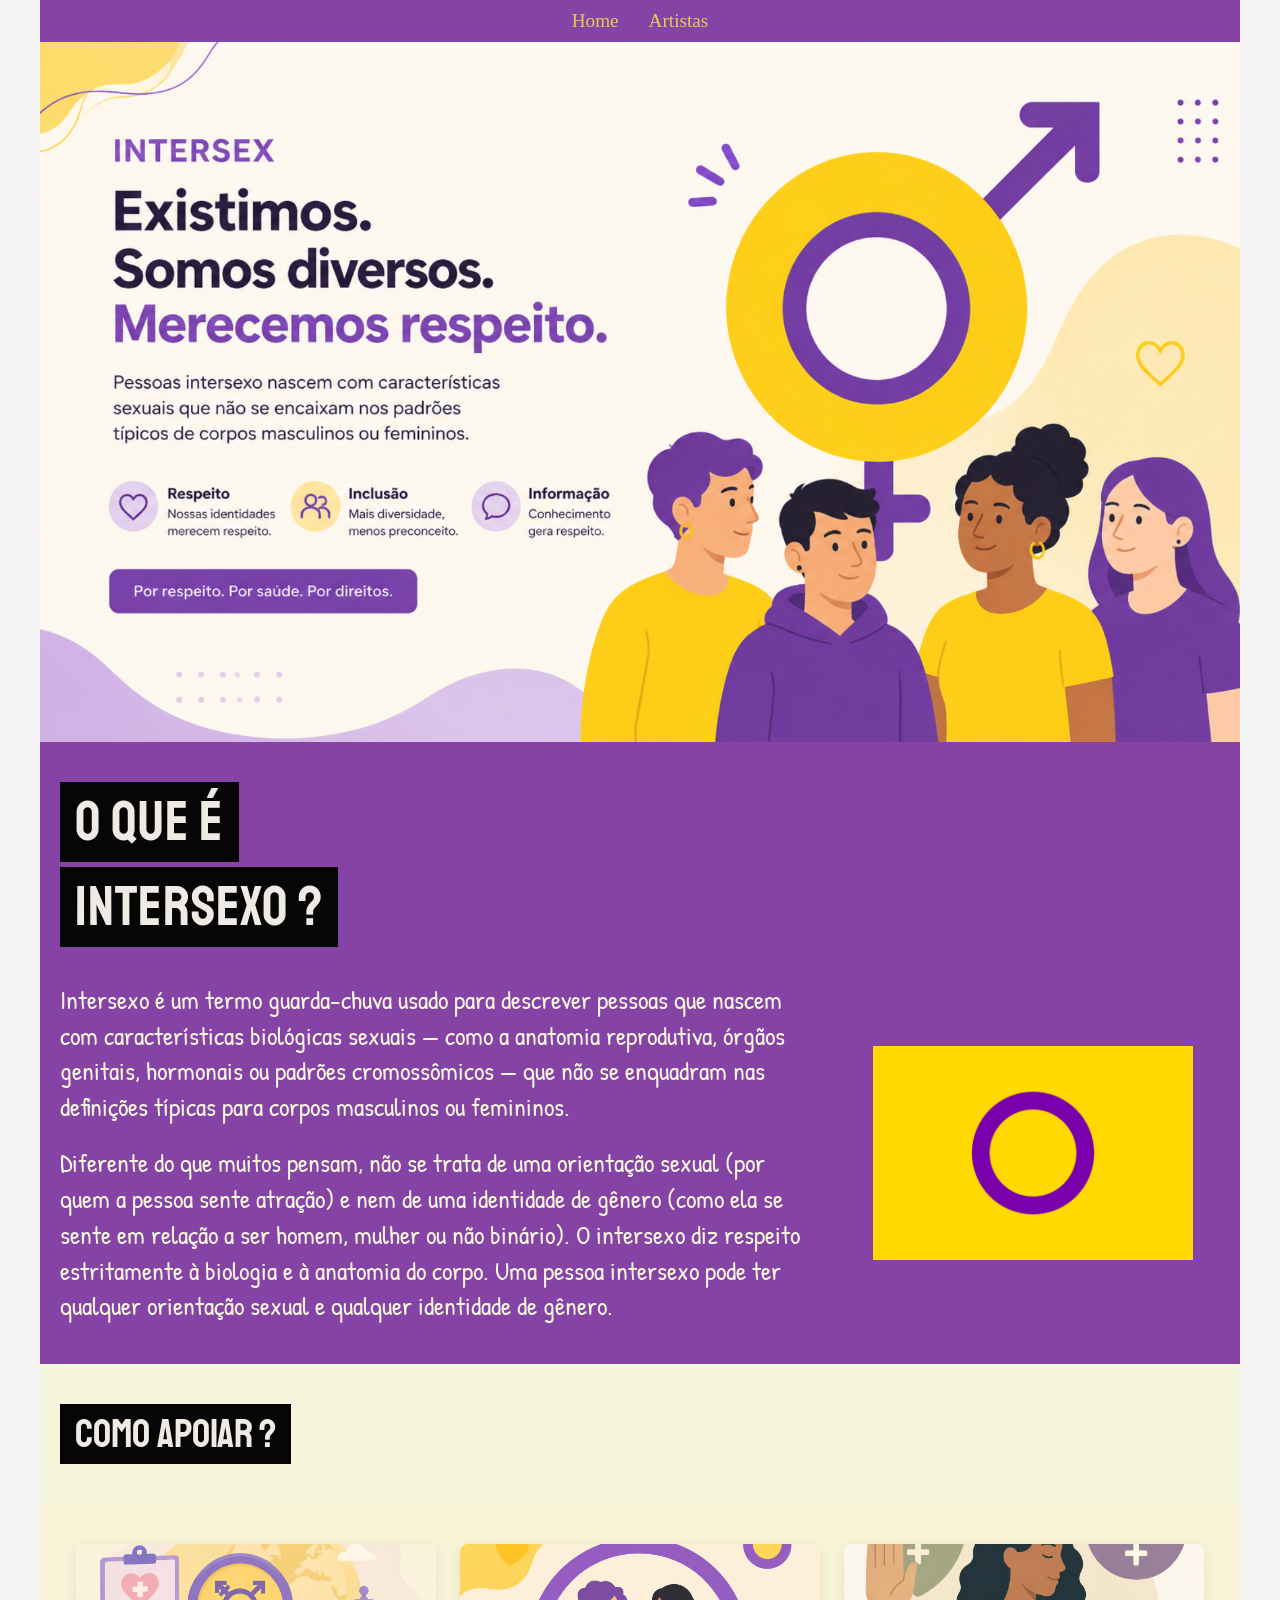
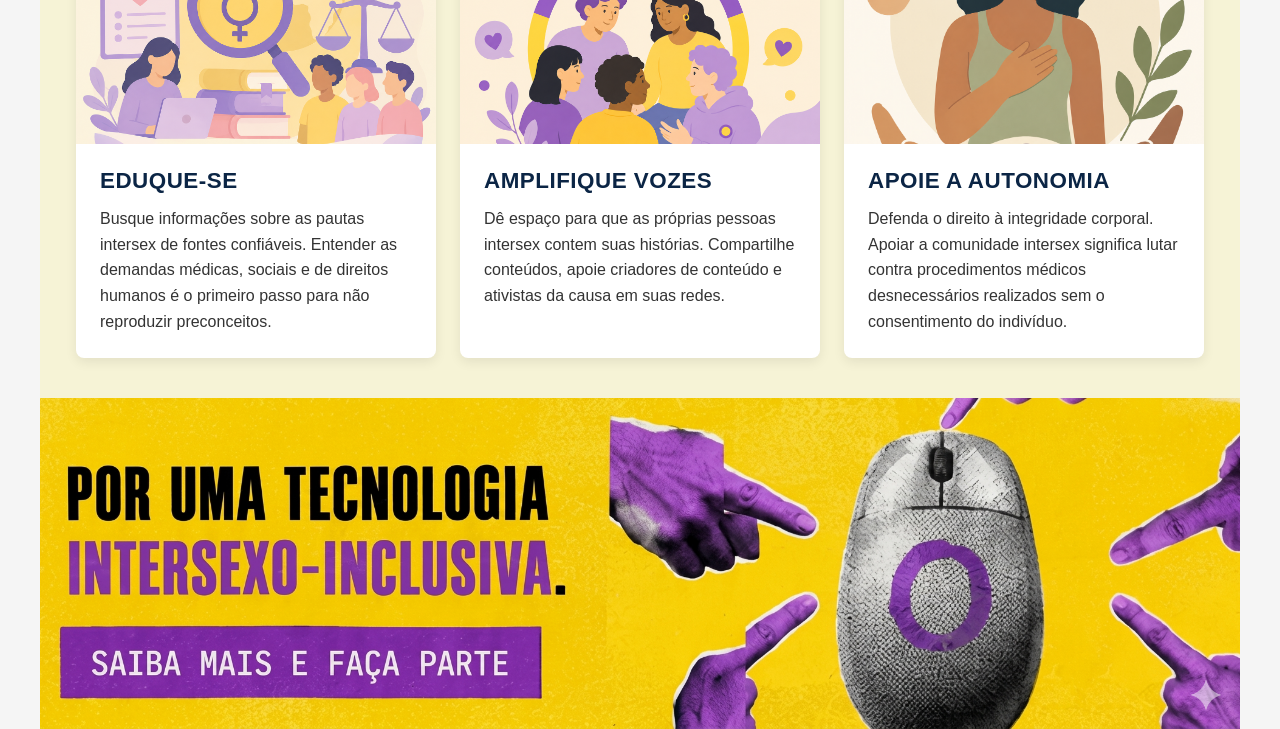
<file: index.html>
<!DOCTYPE html>
<html lang="pt-BR">
<head>
    <meta charset="UTF-8">
    <meta name="viewport" content="width=device-width, initial-scale=1.0">
    <title>Junho - Mês da Diversidade (Intersexo)</title>
    <link rel="stylesheet" href="style.css">
    
    <link rel="preconnect" href="https://fonts.googleapis.com">
    <link rel="preconnect" href="https://fonts.gstatic.com" crossorigin>
    <link href="https://fonts.googleapis.com/css2?family=Staatliches&family=Patrick+Hand&display=swap" rel="stylesheet">
</head>
<body>
    <!--Inicio nav -->
   <nav>
    <ul>
        <li><a href="index.html">Home</a></li>
        <li><a href="Artistas/pag1.html">Artistas</a></li>
    </ul>
</nav>
        <!--Fim nav-->
    <header class="banner">
        <img src="bannercerto.png" class="banner-img" alt="Banner Mês da Diversidade">
    </header>

    <main class="conteudo-principal">
        <h1>
            <span class="pergunta-destaque">O QUE É</span><br>
            <span class="pergunta-destaque">INTERSEXO ?</span>
        </h1>

        <div class="explicacao">
            <div class="textos-bloco">
                <p>Intersexo é um termo guarda-chuva usado para descrever pessoas que nascem com características biológicas sexuais 
                — como a anatomia reprodutiva, órgãos genitais, hormonais ou padrões cromossômicos — que não se enquadram nas definições 
                típicas para corpos masculinos ou femininos.</p>
                
                <p>Diferente do que muitos pensam, não se trata de uma orientação sexual (por quem a pessoa sente atração) e nem de uma identidade de gênero (como ela se sente em relação a ser homem, mulher ou não binário). O intersexo diz respeito estritamente à biologia e à anatomia do corpo. Uma pessoa intersexo pode ter qualquer orientação sexual e qualquer identidade de gênero.</p>
            </div>
            
            <div class="imagem-bloco">
                <img src="bandeira.png" class="imagem-ilustrativa" alt="Ilustração Intersexo">
            </div>
        </div>
    </main>

    <section class="secao-apoio">
        <span class="apoio">COMO APOIAR ?</span>

    </section>
<!--inicio cards-->
<section class="secao-apoio-cards">
  <div class="container-cards">
    
    <!-- Card 1 -->
    <div class="card-apoio">
      <div class="imagem-placeholder">
        <!-- Substitua o 'src' abaixo pelo caminho da sua foto -->
        <img src="card1.png" alt="Ilustração ou foto representando Educação e Aprendizado">
      </div>
      <div class="conteudo-card">
        <h3>EDUQUE-SE</h3>
        <p>Busque informações sobre as pautas intersex de fontes confiáveis. Entender as demandas médicas, sociais e de direitos humanos é o primeiro passo para não reproduzir preconceitos.</p>
      </div>
    </div>

    <!-- Card 2 -->
    <div class="card-apoio">
      <div class="imagem-placeholder">
        <!-- Substitua o 'src' abaixo pelo caminho da sua foto -->
        <img src="card2.png" alt="Ilustração ou foto representando Amplificação de Vozes">
      </div>
      <div class="conteudo-card">
        <h3>AMPLIFIQUE VOZES</h3>
        <p>Dê espaço para que as próprias pessoas intersex contem suas histórias. Compartilhe conteúdos, apoie criadores de conteúdo e ativistas da causa em suas redes.</p>
      </div>
    </div>

    <!-- Card 3 -->
    <div class="card-apoio">
      <div class="imagem-placeholder">
        <!-- Substitua o 'src' abaixo pelo caminho da sua foto -->
        <img src="card3.png" alt="Ilustração ou foto representando Autonomia Corporal">
      </div>
      <div class="conteudo-card">
        <h3>APOIE A AUTONOMIA</h3>
        <p>Defenda o direito à integridade corporal. Apoiar a comunidade intersex significa lutar contra procedimentos médicos desnecessários realizados sem o consentimento do indivíduo.</p>
      </div>
    </div>

  </div>
</section>
<!--fim cards-->
    
  
    <footer class="rodape">
        <a href="https://about.unimelb.edu.au/diversity-inclusion/pride-in-action-ally-network/intersex" target="_blank">
            <img src="rodape2.png" class="rodape-img" alt="Rodapé Mês da Diversidade">
        </a>
        
    </footer>
</body>
</html>
</file>
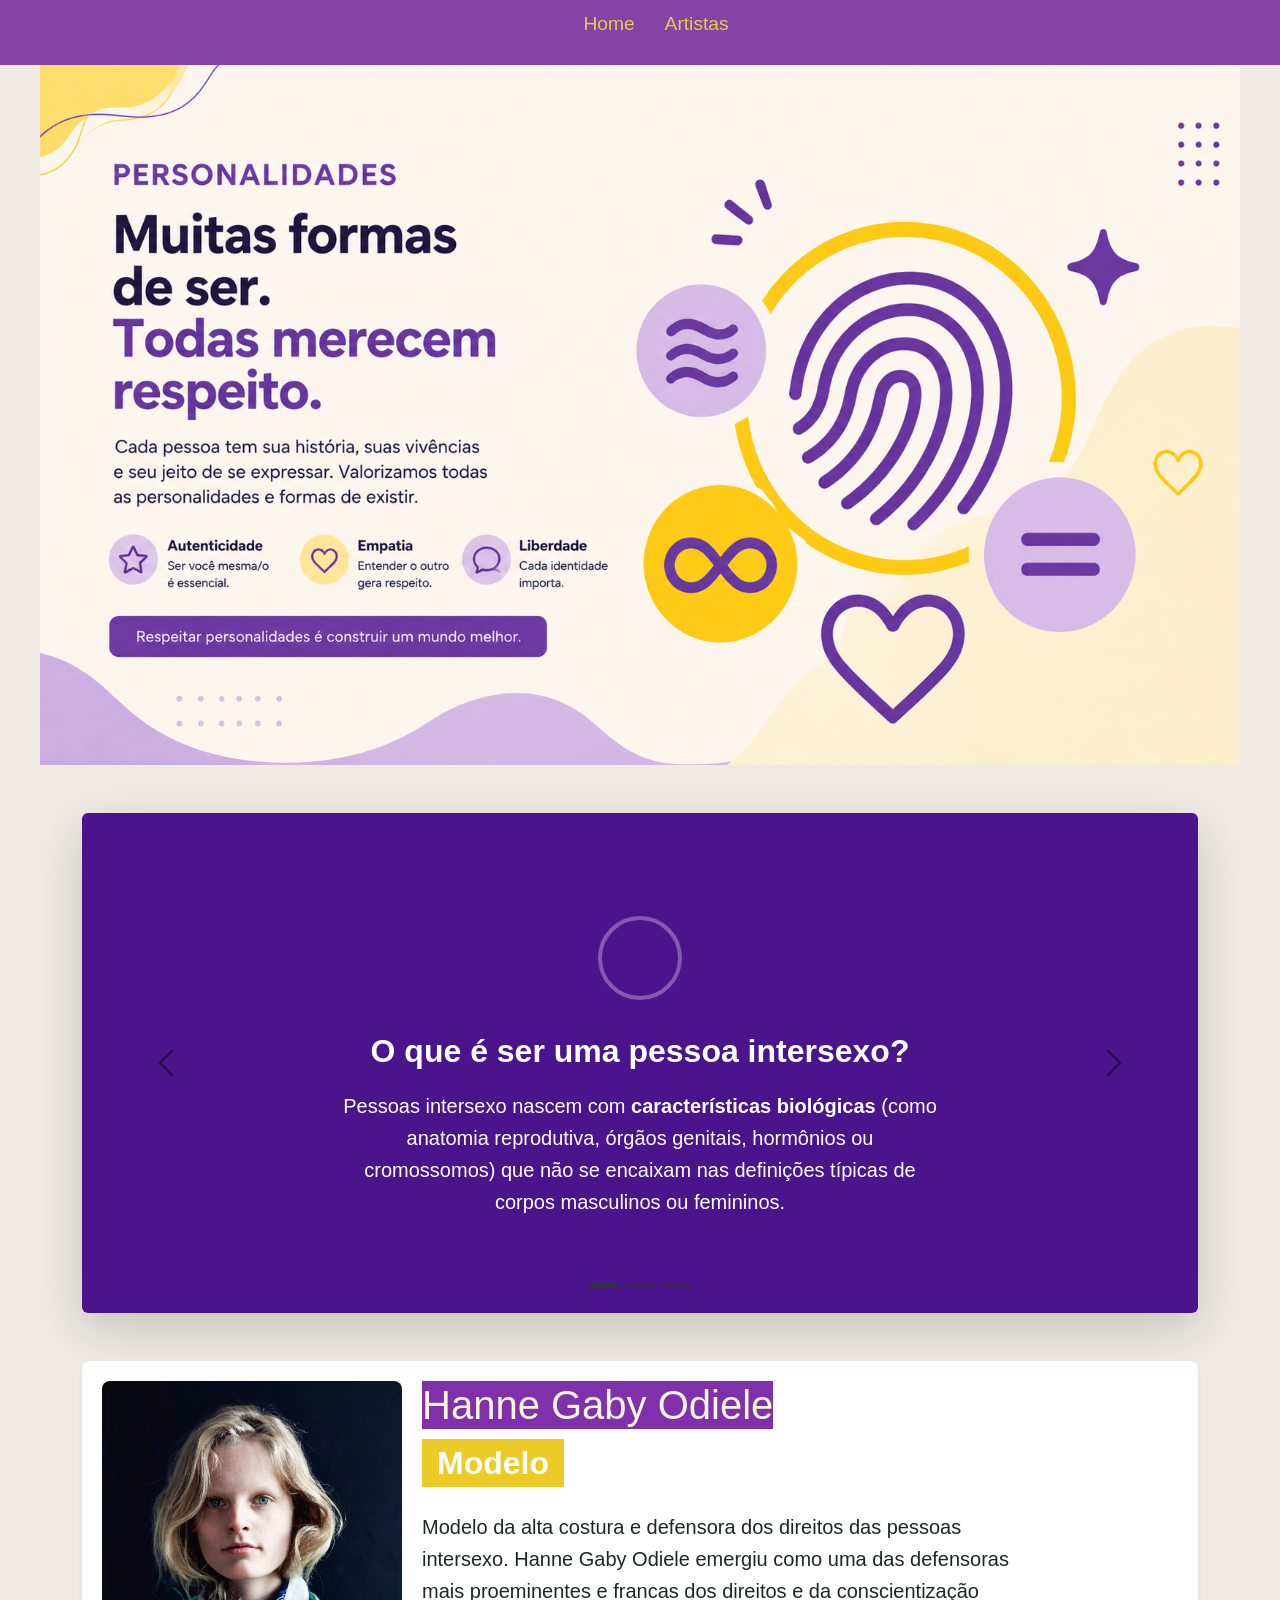
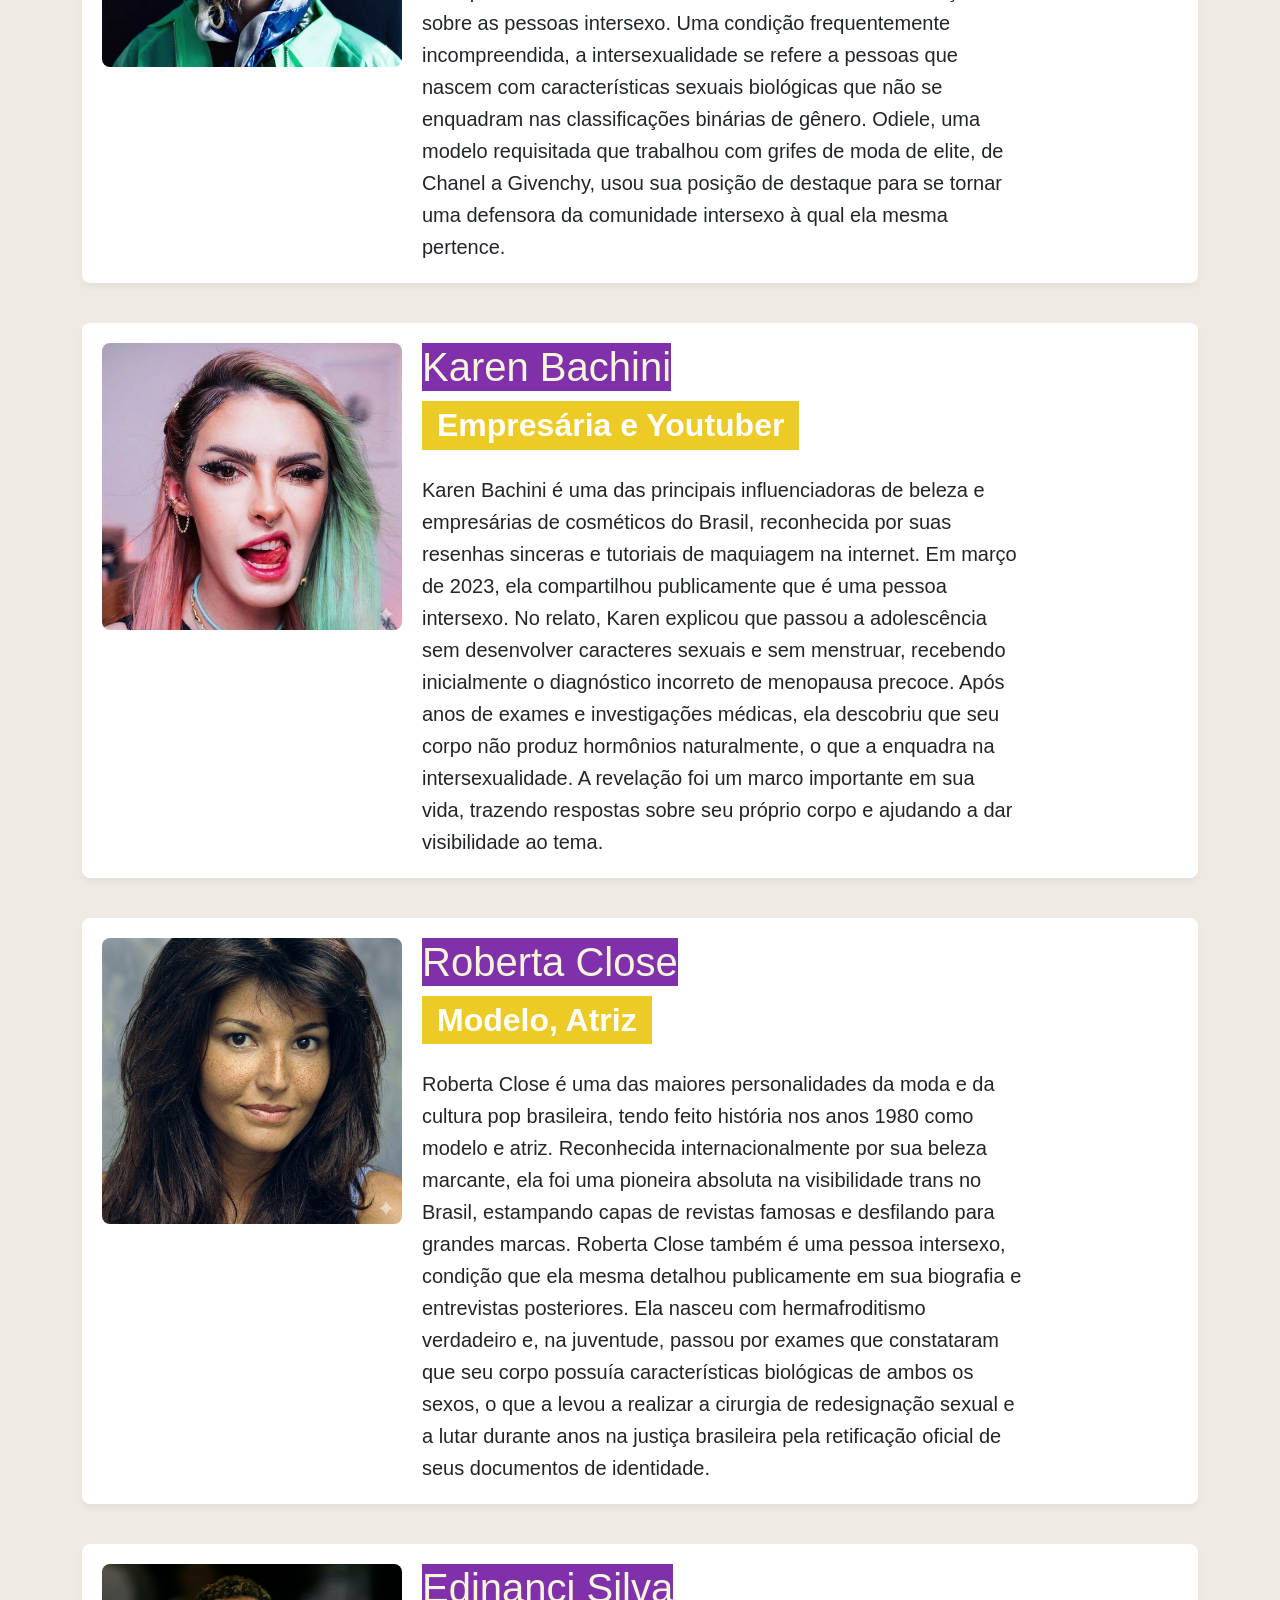
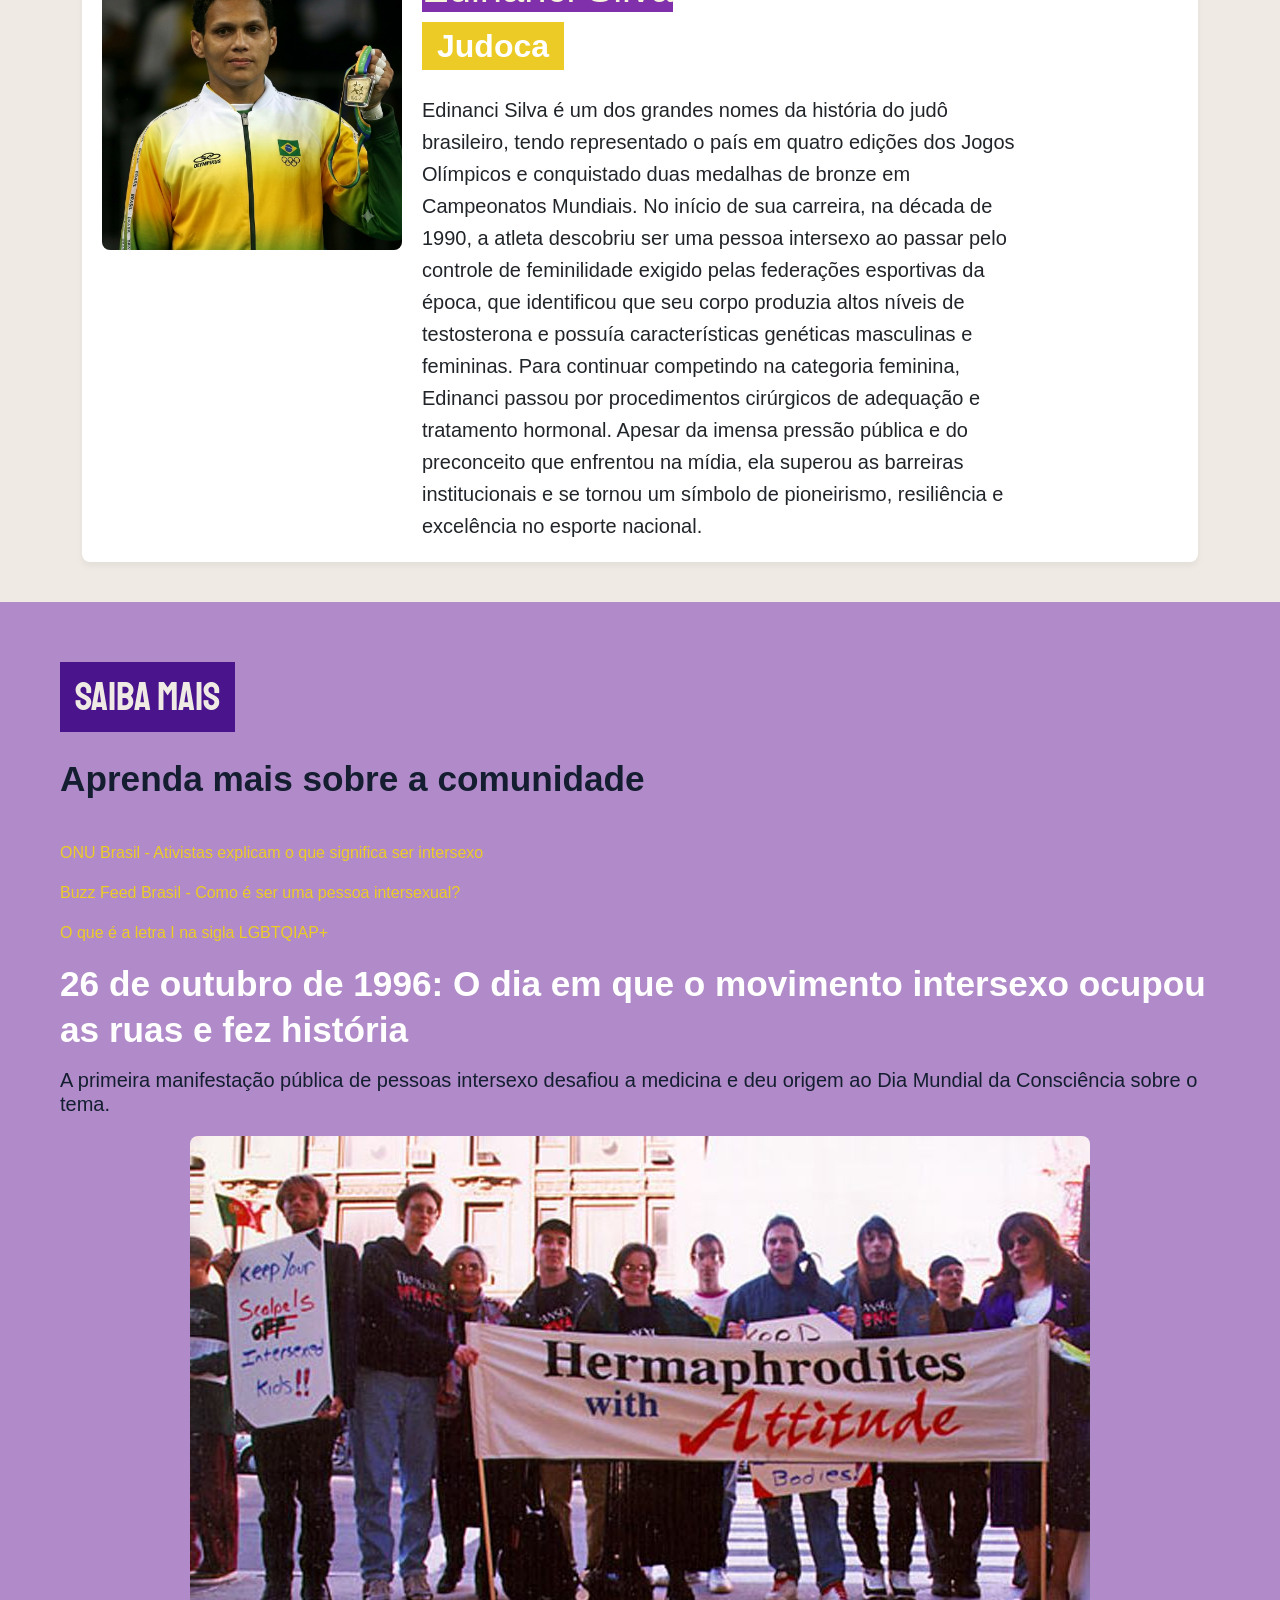
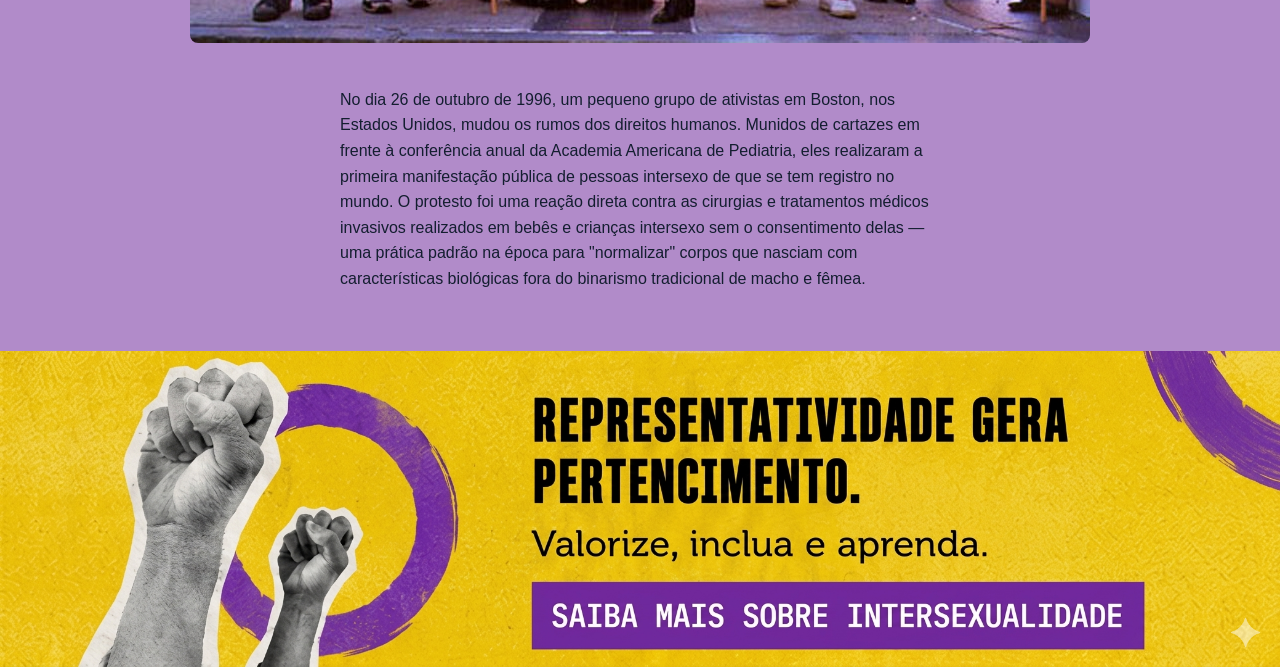
<file: Artistas/pag1.html>
<!DOCTYPE html>
<html lang="pt-BR">
<head>
    <meta charset="UTF-8">
    <meta name="viewport" content="width=device-width, initial-scale=1.0">
    <title>Artistas e Personalidades - Mês da Diversidade</title>
    
    <link rel="stylesheet" href="style.css">
    
    <link href="https://cdn.jsdelivr.net/npm/bootstrap@5.3.2/dist/css/bootstrap.min.css" rel="stylesheet">
    
    <link rel="preconnect" href="https://fonts.googleapis.com">
    <link rel="preconnect" href="https://fonts.gstatic.com" crossorigin>
    <link href="https://fonts.googleapis.com/css2?family=Staatliches&family=Patrick+Hand&display=swap" rel="stylesheet">

    <style type="text/css">
        :root {
            --color-purple: #4A148C;
            --color-yellow: #FFD700;
            --font-main: 'Segoe UI', Roboto, sans-serif;
        }

        body {
            font-family: var(--font-main);
            background-color: #EFEBE4;
            min-height: 100vh;
        }

        /* Banner Responsivo */
        .banner-img {
            width: 100%;
            height: auto;
            display: block;
        }

        /* Estilização do Carrossel */
        .carousel-item {
            height: 500px;
            padding: 40px;
            color: white;
            transition: transform 0.6s ease-in-out;
            position: relative;
            overflow: hidden;
            background-color: var(--color-purple); 
        }

        /* Aplica o Flexbox APENAS no slide que está ativo no momento */
        .carousel-item.active {
            display: flex !important;
            align-items: center;
            justify-content: center;
        }

        .slide-purple { background-color: var(--color-purple); }
        .slide-yellow { background-color: var(--color-yellow); color: var(--color-purple) !important; }

        /* Ajuste do Caption para funcionar perfeitamente com o Flexbox pai */
        .carousel-caption {
            position: static; 
            padding: 20px;
            text-align: center;
            width: 100%;
        }

        h2 { font-weight: 800; margin-bottom: 20px; }
        p { font-size: 1.25rem; max-width: 600px; margin: 0 auto; line-height: 1.6; }

        /* Bandeira Intersexo Simplificada (Círculo Roxo) */
        .flag-icon {
            width: 100px;
            height: 100px;
            border: 5px solid var(--color-purple);
            border-radius: 50%;
            margin: 0 auto 20px;
            background: transparent;
        }

        /* Customização dos Controles */
        .carousel-control-prev-icon,
        .carousel-control-next-icon {
            filter: invert(1);
        }

        .carousel-indicators [data-bs-target] {
            background-color: #333;
        }

        /* Animações */
        .carousel-item h2, .carousel-item p {
            animation: fadeIn 1s ease-in-out;
        }
        
        @keyframes fadeIn {
            from { opacity: 0; transform: translateY(20px); }
            to { opacity: 1; transform: translateY(0); }
        }

        @media (max-width: 768px) {
            .carousel-item { height: auto; min-height: 450px; padding: 20px; }
            p { font-size: 1.1rem; }
        }

        /* NOVA CLASSE: container-artista (Evita conflito com o Bootstrap) */
        .container-artista {
            display: flex;
            align-items: flex-start;
            margin-bottom: 40px;
            padding: 20px;
            background: #fff;
            border-radius: 8px;
            box-shadow: 0 4px 6px rgba(0,0,0,0.05);
        }

        .container-artista img {
            width: 300px;
            height: auto;
            margin-right: 20px;
            flex-shrink: 0;
            border-radius: 8px; 
        }

        .container-artista .content {
            display: flex;
            flex-direction: column;
            align-items: flex-start; 
        }
        
        .container-artista h1 {
            margin-top: 0;
            margin-bottom: 10px;
        }

        .profissao {
            background-color: #ECCB26;
            color: white; 
            display: inline-block;
            width: max-content;   
            max-width: 100%;     
            padding: 5px 15px;
            margin: 0;                  
        }

        /* Imagens extras e utilitários de responsividade */
        .fakeimg img {
            max-width: 100%;
            height: auto;
            border-radius: 8px;
        }

        .saiba {
            padding: 20px;
            background: #fff;
            margin-top: 40px;
        }
        
        @media (max-width: 768px) {
            .container-artista {
                flex-direction: column; 
                align-items: center;    
                text-align: center;           
            }

            .container-artista .content {
                align-items: center;    
            }

            .container-artista img {
                width: 100%;            
                max-width: 340px;     
                margin-right: 0;      
                margin-bottom: 15px;    
            }
        }
    </style>
</head>
<body>

<nav>
    <ul>
        <li><a href="../index.html">Home</a></li>
        <li><a href="pag1.html">Artistas</a></li>
    </ul>
</nav>

<div class="conteudo-centralizado">
    <header class="banner">
        <img src="artistaba.png" class="banner-img" alt="Banner Mês da Diversidade">
    </header>

    <section>
        <div class="container mt-5">
            <div id="intersexInfoCarousel" class="carousel slide" data-bs-ride="carousel">
                <div class="carousel-indicators">
                    <button type="button" data-bs-target="#intersexInfoCarousel" data-bs-slide-to="0" class="active" aria-current="true" aria-label="Slide 1"></button>
                    <button type="button" data-bs-target="#intersexInfoCarousel" data-bs-slide-to="1" aria-label="Slide 2"></button>
                    <button type="button" data-bs-target="#intersexInfoCarousel" data-bs-slide-to="2" aria-label="Slide 3"></button>
                </div>

                <div class="carousel-inner rounded shadow-lg">
                    <div class="carousel-item active slide-purple">
                        <div class="carousel-caption">
                            <svg width="100" height="100" viewBox="0 0 100 100" class="mb-4">
                                <circle cx="50" cy="50" r="40" stroke="white" stroke-width="4" fill="none" opacity="0.3"/>
                            </svg>
                            <h2>O que é ser uma pessoa intersexo?</h2>
                            <p>Pessoas intersexo nascem com <strong>características biológicas</strong> (como anatomia reprodutiva, órgãos genitais, hormônios ou cromossomos) que não se encaixam nas definições típicas de corpos masculinos ou femininos.</p>
                        </div>
                    </div>

                    <div class="carousel-item slide-yellow">
                        <div class="carousel-caption">
                            <div class="flag-icon"></div>
                            <h2 style="color: var(--color-purple);">Uma realidade natural e diversa.</h2>
                            <p>Cerca de <strong>1,7% da população mundial</strong> nasce com traços intersexo — uma estatística comparável ao número de pessoas que nascem com cabelos ruivos. A bandeira, com o círculo roxo em fundo amarelo, simboliza a totalidade e o direito de ser quem é.</p>
                        </div>
                    </div>

                    <div class="carousel-item slide-purple">
                        <div class="carousel-caption">
                            <div class="mb-4" style="font-size: 3rem;">🎨</div>
                            <h2>Vozes que transformam a cultura.</h2>
                            <p>Historicamente invisibilizadas, personalidades intersexo usam a arte, o design e o ativismo para reivindicar suas narrativas, celebrar seus corpos e educar o mundo.</p>
                            <p class="mt-4 fw-bold">Role para baixo e conheça personalidades que mudaram o cenário artístico! ⬇️</p>
                        </div>
                    </div>
                </div>

                <button class="carousel-control-prev" type="button" data-bs-target="#intersexInfoCarousel" data-bs-slide="prev">
                    <span class="carousel-control-prev-icon" aria-hidden="true"></span>
                    <span class="visually-hidden">Anterior</span>
                </button>
                <button class="carousel-control-next" type="button" data-bs-target="#intersexInfoCarousel" data-bs-slide="next">
                    <span class="carousel-control-next-icon" aria-hidden="true"></span>
                    <span class="visually-hidden">Próximo</span>
                </button>
            </div>
        </div>
    </section>
    <main class="container mt-5 mx-auto">
        
        <div class="container-artista">
            <img src="hane.jpg" alt="Hanne Gaby Odiele">
            <div class="content">
                <h1 class="artista">Hanne Gaby Odiele</h1>
                <h2 class="profissao">Modelo</h2>
                <br>
                <p>Modelo da alta costura e defensora dos direitos das pessoas intersexo. Hanne Gaby Odiele emergiu como uma das defensoras mais proeminentes e francas dos direitos e da conscientização sobre as pessoas intersexo. Uma condição frequentemente incompreendida, a intersexualidade se refere a pessoas que nascem com características sexuais biológicas que não se enquadram nas classificações binárias de gênero. Odiele, uma modelo requisitada que trabalhou com grifes de moda de elite, de Chanel a Givenchy, usou sua posição de destaque para se tornar uma defensora da comunidade intersexo à qual ela mesma pertence.</p>
            </div>
        </div>

        <div class="container-artista">
            <img src="karen.png" alt="Karen Bachini">
            <div class="content">
                <h1 class="artista">Karen Bachini</h1>
                <h2 class="profissao">Empresária e Youtuber</h2>
                <br>
                <p>Karen Bachini é uma das principais influenciadoras de beleza e empresárias de cosméticos do Brasil, reconhecida por suas resenhas sinceras e tutoriais de maquiagem na internet. Em março de 2023, ela compartilhou publicamente que é uma pessoa intersexo. No relato, Karen explicou que passou a adolescência sem desenvolver caracteres sexuais e sem menstruar, recebendo inicialmente o diagnóstico incorreto de menopausa precoce. Após anos de exames e investigações médicas, ela descobriu que seu corpo não produz hormônios naturalmente, o que a enquadra na intersexualidade. A revelação foi um marco importante em sua vida, trazendo respostas sobre seu próprio corpo e ajudando a dar visibilidade ao tema.</p>
            </div>
        </div>

        <div class="container-artista">
            <img src="roberta.jpg" alt="Roberta Close">
            <div class="content">
                <h1 class="artista">Roberta Close</h1>
                <h2 class="profissao">Modelo, Atriz</h2>
                <br>
                <p>Roberta Close é uma das maiores personalidades da moda e da cultura pop brasileira, tendo feito história nos anos 1980 como modelo e atriz. Reconhecida internacionalmente por sua beleza marcante, ela foi uma pioneira absoluta na visibilidade trans no Brasil, estampando capas de revistas famosas e desfilando para grandes marcas. Roberta Close também é uma pessoa intersexo, condição que ela mesma detalhou publicamente em sua biografia e entrevistas posteriores. Ela nasceu com hermafroditismo verdadeiro e, na juventude, passou por exames que constataram que seu corpo possuía características biológicas de ambos os sexos, o que a levou a realizar a cirurgia de redesignação sexual e a lutar durante anos na justiça brasileira pela retificação oficial de seus documentos de identidade.</p>
            </div>
        </div>

        <div class="container-artista">
            <img src="edinanci.png" alt="Edinanci Silva">
            <div class="content">
                <h1 class="artista">Edinanci Silva</h1>
                <h2 class="profissao">Judoca</h2>
                <br>
                <p>Edinanci Silva é um dos grandes nomes da história do judô brasileiro, tendo representado o país em quatro edições dos Jogos Olímpicos e conquistado duas medalhas de bronze em Campeonatos Mundiais. No início de sua carreira, na década de 1990, a atleta descobriu ser uma pessoa intersexo ao passar pelo controle de feminilidade exigido pelas federações esportivas da época, que identificou que seu corpo produzia altos níveis de testosterona e possuía características genéticas masculinas e femininas. Para continuar competindo na categoria feminina, Edinanci passou por procedimentos cirúrgicos de adequação e tratamento hormonal. Apesar da imensa pressão pública e do preconceito que enfrentou na mídia, ela superou as barreiras institucionais e se tornou um símbolo de pioneirismo, resiliência e excelência no esporte nacional.</p>
            </div>
        </div>

    </main>
</div> <article class="saiba-container">
    <div class="saibacontainer">
        <span class="saiba-mais">Saiba mais</span>
        <br><br>
        <h2>Aprenda mais sobre a comunidade</h2>
        <br>
        <ul>
            <li class="mb-3">
                <a href="https://www.youtube.com/watch?v=TUGv8axyhzY" target="_blank" class="seu-botao-estilizado">
                    ONU Brasil - Ativistas explicam o que significa ser intersexo
                </a>
            </li>
            <li class="mb-3">
                <a href="https://youtu.be/qJK5hy7R7kg?si=qsb7WWxIArcgRmwl" target="_blank" class="seu-botao-estilizado">
                    Buzz Feed Brasil - Como é ser uma pessoa intersexual? 
                </a>
            </li>
            <li class="mb-3"> 
                <a href="https://youtu.be/e3vZ3_-Sp2M?si=pESdIx30IqT0Qwcl" target="_blank" class="seu-botao-estilizado">
                    O que é a letra I na sigla LGBTQIAP+
                </a>
            </li>
        </ul> 

        <h2 class="outubro">26 de outubro de 1996: O dia em que o movimento intersexo ocupou as ruas e fez história</h2>
        <h5>A primeira manifestação pública de pessoas intersexo desafiou a medicina e deu origem ao Dia Mundial da Consciência sobre o tema.</h5>
        <div class="fakeimg"><img src="hwa-boston-cine.jpg" alt="Manifestação Histórica"></div>
        <br> 
        <p>No dia 26 de outubro de 1996, um pequeno grupo de ativistas em Boston, nos Estados Unidos, mudou os rumos dos direitos humanos. Munidos de cartazes em frente à conferência anual da Academia Americana de Pediatria, eles realizaram a primeira manifestação pública de pessoas intersexo de que se tem registro no mundo.
        O protesto foi uma reação direta contra as cirurgias e tratamentos médicos invasivos realizados em bebês e crianças intersexo sem o consentimento delas — uma prática padrão na época para "normalizar" corpos que nasciam com características biológicas fora do binarismo tradicional de macho e fêmea.</p>
    </div>
</article>

<footer class="rodape">
    <a href="https://thisisintersex.org/" target="_blank">
        <img src="rodape3.png" class="rodape-img" style="width: 100%; height: auto;" alt="Rodapé Mês da Diversidade">
    </a>
</footer>

<script src="https://cdn.jsdelivr.net/npm/bootstrap@5.3.2/dist/js/bootstrap.bundle.min.js"></script>
</body>
</html>
</file>
<file: style.css>
* {
    margin: 0;
    padding: 0;
    box-sizing: border-box;
}

body {
    display: flex;
    flex-direction: column;
    min-height: 100vh;
    max-width: 1200px;
    width: 100%;
    margin: 0 auto;
    background-color: #f5f5f5;
}


.banner, .rodape {
    width: 100%;
    height: auto;
}

.banner-img, .rodape-img {
    width: 100%;
    height: auto;
    display: block;
}


h1, h2 {
    font-family: "Staatliches", sans-serif;
    font-weight: 400;
    text-align: left;
    letter-spacing: 1px;
}

h1 {
    margin-bottom: 30px;
    font-size: clamp(2rem, 5vw, 3.5rem);
}

h2 {
    font-size: clamp(1.5rem, 4vw, 2.2rem);
    margin-bottom: 5px;
}


.pergunta-destaque {
    background-color: #070606;
    color: #EFEBE4;
    display: inline-block;
    padding: 5px 15px;
    margin-bottom: 5px;
}

.apoio {
    background-color: #070606;
    color: #EFEBE4;
    font-family: "Staatliches", sans-serif;
    display: inline-block;
    padding: 5px 15px;
    font-size: clamp(1.8rem, 4vw, 2.5rem);
}


.conteudo-principal {
    background-color: #8443a5;
    padding: 40px 20px;
    color: beige;
}

.explicacao {
    display: flex;
    flex-direction: row; 
    justify-content: space-between;
    align-items: center;
    gap: 40px;
}

.textos-bloco {
    flex: 2;
    font-family: "Patrick Hand", cursive;
    font-size: clamp(1.2rem, 2.5vw, 1.6rem);
    line-height: 1.4;
}

.textos-bloco p {
    margin-bottom: 20px;
}

.textos-bloco p:last-child {
    margin-bottom: 0;
}

.imagem-bloco {
    flex: 1;
    display: flex;
    justify-content: center;
}

.imagem-ilustrativa {
    max-width: 320px;
    width: 100%;
    height: auto;
}

.secao-apoio {
    background-color: beige;
    padding: 40px 20px;
    color: #141E30;
}

.secao-apoio h2 {
    margin-top: 20px;
}

.secao-apoio p {
    font-family: sans-serif; 
    font-size: clamp(1rem, 2.5vw, 1.2rem);
    margin-bottom: 15px;
}



nav{
background-color:#8443a5;
padding: 10px;
}

nav ul{
list-style:none;
display:flex;
justify-content:center;

}

nav li{
margin: 0 15px; 

}

nav a{
text-decoration: none;
color:rgb(228, 205, 76);
font-size:clamp(0.9rem, 2.5vw, 1.2rem);
}



/* ==================== RESPONSIVIDADE (CELULAR) ==================== */
@media (max-width: 768px) {
    .explicacao {
        flex-direction: column;
        gap: 20px;
    }

    .imagem-bloco {
        width: 100%;
    }

    .imagem-ilustrativa {
        max-width: 250px; 
    }
    
    .conteudo-principal, .secao-apoio {
        padding: 30px 15px; 
    }
}


@import url('https://fonts.googleapis.com/css2?family=Oswald:wght@500;700&family=Roboto:wght@400;500&display=swap');


.secao-apoio-cards {
  background-color: #f6f3d6; 
  padding: 40px 20px;
  font-family: 'Roboto', sans-serif;
}


.container-cards {
  display: flex;
  flex-wrap: wrap;
  gap: 24px; 
  max-width: 1200px;
  margin: 0 auto;
  justify-content: center;
}


.card-apoio {
  background-color: #ffffff; 
  border-radius: 8px;
  overflow: hidden;
  box-shadow: 0 4px 12px rgba(0, 0, 0, 0.08); 
  flex: 1 1 300px; 
  max-width: 360px; 
  display: flex;
  flex-direction: column;
  transition: transform 0.3s ease;
}


.card-apoio:hover {
  transform: translateY(-5px);
}


.imagem-placeholder {
  width: 100%;
  height: 200px; 
  background-color: #e2dfbe; 
  overflow: hidden;
}

.imagem-placeholder img {
  width: 100%;
  height: 100%;
  object-fit: cover; 
}


.conteudo-card {
  padding: 24px;
  display: flex;
  flex-direction: column;
  flex-grow: 1;
}


.card-apoio h3 {
  font-family: 'Oswald', sans-serif; 
  color: #0b2545; 
  font-size: 1.4rem;
  margin-top: 0;
  margin-bottom: 12px;
  letter-spacing: 0.5px;
  text-transform: uppercase;
}



.card-apoio p {
  color: #333333;
  font-size: 1rem;
  line-height: 1.6;
  margin: 0;
}


@media (max-width: 480px) {
  .container-cards {
    gap: 16px;
  }
  .card-apoio {
    max-width: 100%; 
  }
}
</file>
<file: Artistas/style.css>
* {
    margin: 0;
    padding: 0;
    box-sizing: border-box;
} 
body {
    display: flex;
    flex-direction: column;
    min-height: 100vh;
    width: 100%;
    background-color: #EFEBE4;
}


.conteudo-centralizado {
    width: 100%;
    max-width: 1200px;
    margin: 0 auto;
    display: flex;
    flex-direction: column;
}

.banner, .rodape {
    width: 100%;
    height: auto;
}

.banner-img, .rodape-img {
    width: 100%;
    height: auto;
    display: block;
}

.artista {
    color: beige;
    background-color: #8130AB;
}

.profissao {
    background-color: #ECCB26;
    color: black;
    display: inline-block;
    padding: 5px 15px;
}


.saiba-container {
    background-color: rgb(177, 139, 201);
    padding: 40px 20px;
    color: #141E30;
    width: 100%;
}

.saiba-mais {
    background-color: #4A148C;
    color: #EFEBE4;
    font-family: "Staatliches", sans-serif;
    display: inline-block;
    padding: 5px 15px;
    font-size: clamp(1.8rem, 4vw, 2.5rem);
}

.saiba h2 {
    margin-top: 20px;
}

.saiba p {
    font-family: sans-serif; 
    font-size: clamp(1rem, 2.5vw, 1.2rem);
    margin-bottom: 15px;
}

.titulo {
    color: white;
}


.saibacontainer {
    width: 100%;
    max-width: 1200px;
    margin: 0 auto;
    padding: 20px;
    box-sizing: border-box;
}

.saibacontainer h2 {
    font-size: calc(1.4rem + 1vw);
    line-height: 1.3;
    margin-bottom: 15px;
}

.saibacontainer p {
    font-size: 1rem;
    line-height: 1.6;
}

.saibacontainer ul {
    list-style: none;
    padding-left: 0;
}

.seu-botao-estilizado {
    display: inline-block;
    max-width: 100%;
    white-space: normal; 
    word-wrap: break-word;
    text-decoration: none;
    color: #ECCB26;
}


nav {
    background-color: #8443a5;
    padding: 10px;
    width: 100%;
}

nav ul {
    list-style: none;
    display: flex;
    justify-content: center;
}

nav li {
    margin: 0 15px; 
}

nav a {
    text-decoration: none;
    color: rgb(228, 205, 76);
    font-size: clamp(0.9rem, 2.5vw, 1.2rem);
}

.outubro {
    color: white;
}


.fakeimg {
    display: flex;
    justify-content: center;
    margin: 20px 0;
}
</file>
